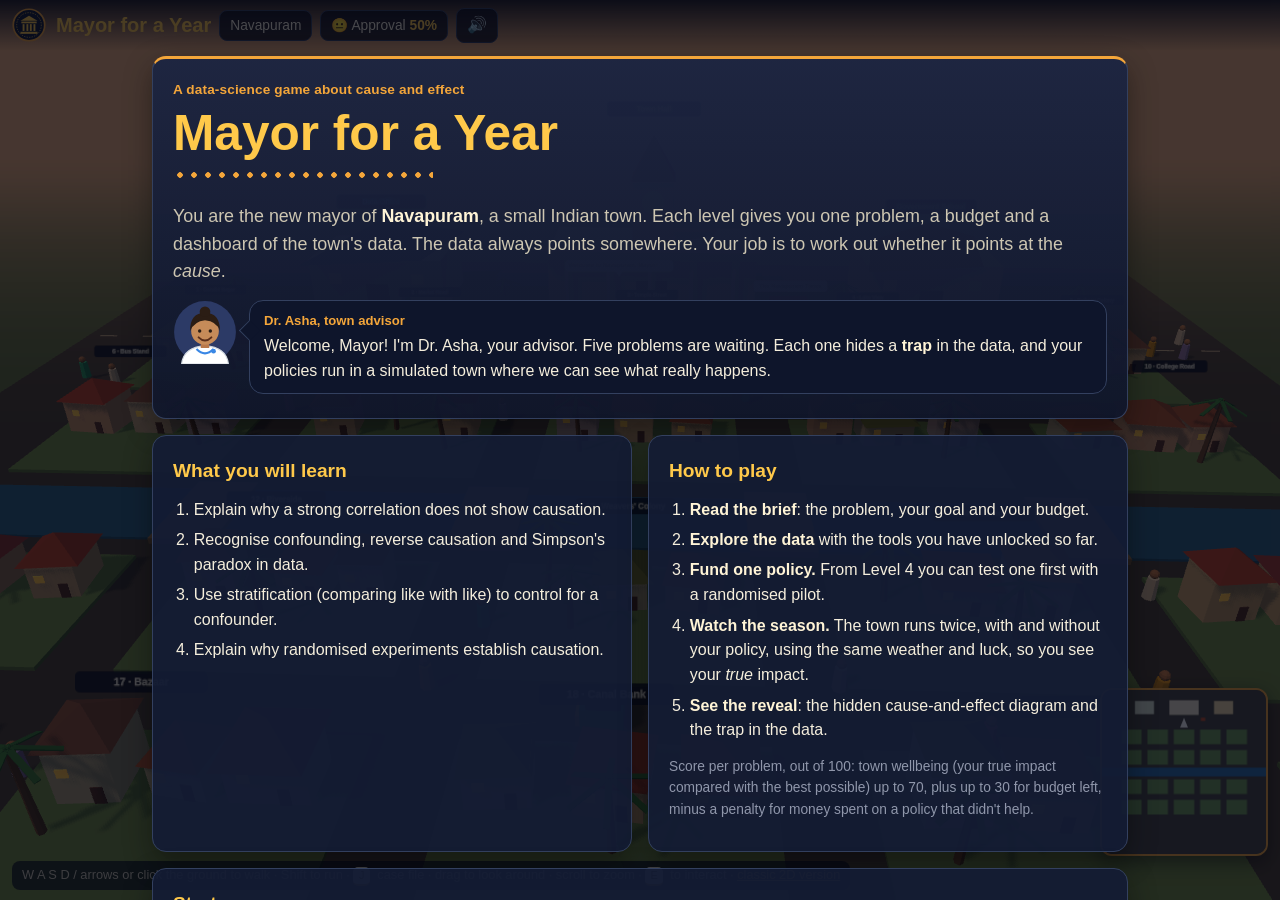
<file: part-b-mayor-game/index.html>
<!doctype html>
<html lang="en">
<head>
  <meta charset="utf-8">
  <meta name="viewport" content="width=device-width, initial-scale=1">
  <title>Mayor for a Year</title>
  <meta name="description" content="Walk around Navapuram as its mayor, read the town's data, and find out what really causes what.">
  <link rel="stylesheet" href="css/style.css">
  <link rel="stylesheet" href="css/theme.css">
  <link rel="stylesheet" href="css/game3d.css">
</head>
<body class="mode3d">
  <!-- the 3D town -->
  <div id="stage" aria-label="3D town of Navapuram. Walk with W A S D or arrow keys, or click the ground."></div>

  <!-- heads-up display -->
  <header class="hud">
    <div class="hud-left">
      <a href="#" id="home" class="brand">
        <svg class="seal" viewBox="0 0 40 40" aria-hidden="true">
          <circle cx="20" cy="20" r="18.5" fill="#141c33" stroke="#f4a63a" stroke-width="2"/>
          <circle cx="20" cy="20" r="14.5" fill="none" stroke="#ffc94a" stroke-width="0.8" stroke-dasharray="1.5 1.5"/>
          <polygon points="20,9 30,15 10,15" fill="#ffc94a"/>
          <rect x="11" y="16" width="18" height="2" fill="#ffc94a"/>
          <rect x="12.5" y="19" width="2.2" height="8" fill="#ffc94a"/><rect x="17" y="19" width="2.2" height="8" fill="#ffc94a"/>
          <rect x="21" y="19" width="2.2" height="8" fill="#ffc94a"/><rect x="25.3" y="19" width="2.2" height="8" fill="#ffc94a"/>
          <rect x="10" y="28" width="20" height="2.4" fill="#ffc94a"/>
        </svg>
        Mayor for a Year
      </a>
      <span id="hud-level" class="hud-chip"></span>
      <span id="hud-week" class="hud-chip"></span>
      <span id="hud-money" class="hud-chip money"></span>
      <span id="hud-approval" class="hud-chip"></span>
      <button id="mute" class="hud-chip mute" type="button" aria-label="Sound on">🔊</button>
    </div>
    <div id="topbar-info" class="topbar-info"></div>
  </header>
  <div id="hud-objective" class="objective"></div>
  <canvas id="minimap" width="168" height="168" aria-label="Map of Navapuram"></canvas>
  <button id="prompt" class="prompt" type="button"></button>
  <div class="controls-hint">W A S D / arrows or click the ground to walk · Shift to run · <kbd>J</kbd> case file · drag to look around · scroll to zoom · <kbd>E</kbd> to interact · <a href="classic.html">classic 2D version</a></div>
  <aside id="season" class="season card"></aside>
  <button id="casebtn" class="casebtn" type="button" style="display:none"></button>
  <aside id="casefile" class="casefile card"></aside>
  <div id="toasts" class="toasts" aria-live="polite"></div>

  <!-- game screens open as a panel over the town -->
  <div id="overlay" class="overlay">
    <div class="overlay-inner">
      <button id="close3d" class="btn close3d" type="button">✕ Back to town</button>
      <main id="app"><noscript>This game needs JavaScript.</noscript></main>
    </div>
  </div>
  <div id="tip" class="tooltip" role="status"></div>

  <!-- Plain scripts (not ES modules) so the game works when index.html is opened by double-click. -->
  <script src="vendor/three.min.js"></script>
  <script src="js/rng.js"></script>
  <script src="js/stats.js"></script>
  <script src="js/scm/common.js"></script>
  <script src="js/scm/l1_dengue.js"></script>
  <script src="js/scm/l2_clinics.js"></script>
  <script src="js/scm/l3_coaching.js"></script>
  <script src="js/scm/l4_roads.js"></script>
  <script src="js/levels.js"></script>
  <script src="js/charts.js"></script>
  <script src="js/fx.js"></script>
  <script src="js/town.js"></script>
  <script src="js/quiz.js"></script>
  <script src="js/log.js"></script>
  <script src="js/ui.js"></script>
  <script src="js/sfx.js"></script>
  <script src="js/world3d.js"></script>
  <script src="js/game3d.js"></script>
</body>
</html>
</file>
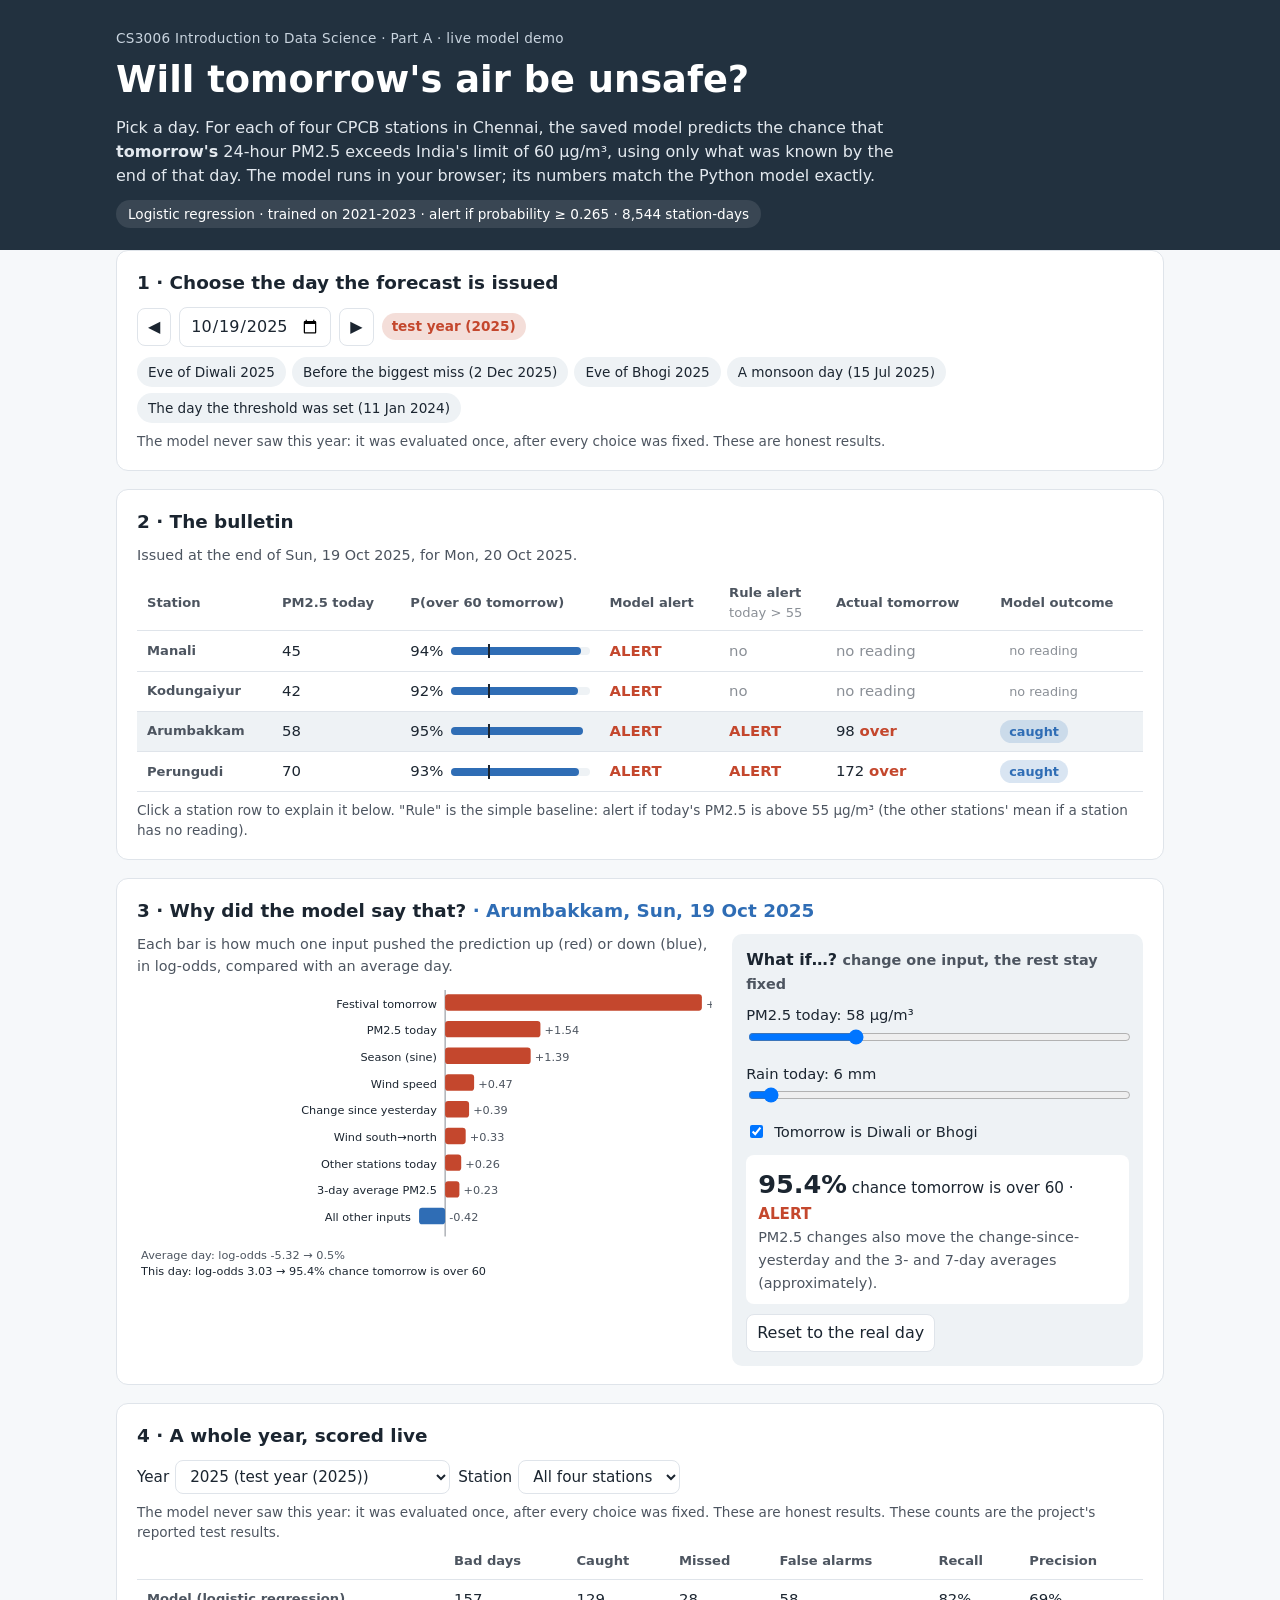
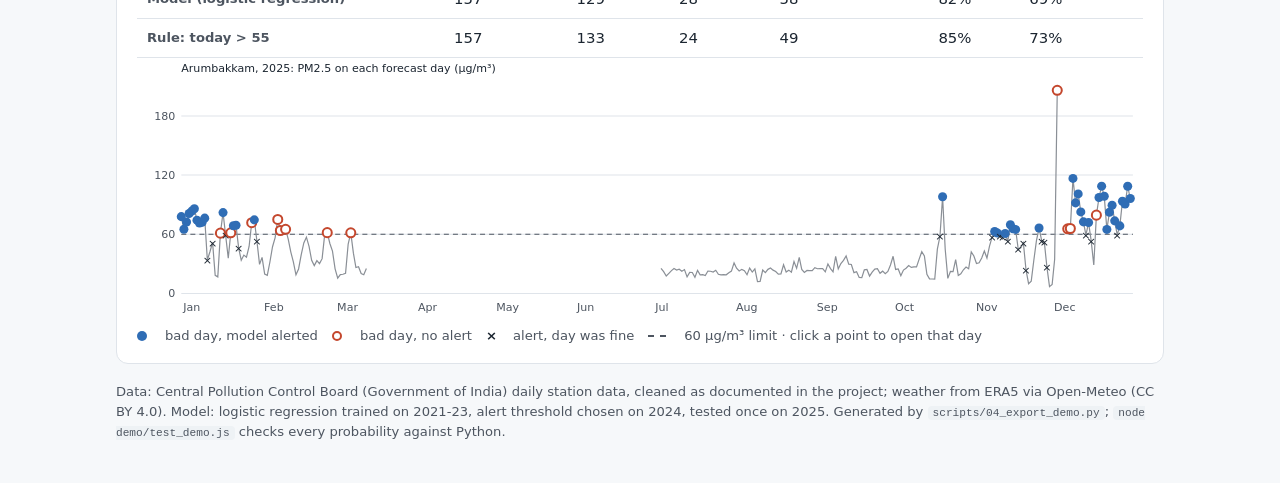
<file: part-a-air-quality/demo/index.html>
<!doctype html>
<html lang="en">
<head>
<meta charset="utf-8">
<meta name="viewport" content="width=device-width, initial-scale=1">
<title>PM2.5 Alert Demo</title>
<meta name="description" content="Interactive demo of the next-day PM2.5 exceedance model for four CPCB stations in Chennai (CS3006 project).">
<link rel="stylesheet" href="style.css">
</head>
<body>
<header class="top">
  <div class="wrap">
    <p class="eyebrow">CS3006 Introduction to Data Science · Part A · live model demo</p>
    <h1>Will tomorrow's air be unsafe?</h1>
    <p class="lede">Pick a day. For each of four CPCB stations in Chennai, the saved model predicts the chance that
      <strong>tomorrow's</strong> 24-hour PM2.5 exceeds India's limit of 60 µg/m³, using only what was known by the
      end of that day. The model runs in your browser; its numbers match the Python model exactly.</p>
    <p class="badge" id="modelBadge"></p>
  </div>
</header>

<main class="wrap">
  <section class="card" aria-labelledby="pickTitle">
    <h2 id="pickTitle">1 · Choose the day the forecast is issued</h2>
    <div class="controls">
      <button type="button" id="prevDay" aria-label="Previous day">◀</button>
      <input type="date" id="dateInput" aria-label="Forecast issued at the end of this day">
      <button type="button" id="nextDay" aria-label="Next day">▶</button>
      <span class="split" id="splitTag"></span>
    </div>
    <div class="presets" id="presets" aria-label="Interesting days"></div>
    <p class="note" id="splitNote"></p>
  </section>

  <section class="card" aria-labelledby="bulletinTitle">
    <h2 id="bulletinTitle">2 · The bulletin</h2>
    <p class="sub" id="bulletinSub"></p>
    <div class="tablewrap">
      <table id="bulletin">
        <thead><tr>
          <th scope="col">Station</th><th scope="col">PM2.5 today</th><th scope="col">P(over 60 tomorrow)</th>
          <th scope="col">Model alert</th><th scope="col">Rule alert<br><span class="th-sub">today &gt; 55</span></th>
          <th scope="col">Actual tomorrow</th><th scope="col">Model outcome</th>
        </tr></thead>
        <tbody></tbody>
      </table>
    </div>
    <p class="note">Click a station row to explain it below. "Rule" is the simple baseline: alert if today's PM2.5
      is above 55 µg/m³ (the other stations' mean if a station has no reading).</p>
  </section>

  <section class="card" aria-labelledby="whyTitle">
    <h2 id="whyTitle">3 · Why did the model say that? <span class="station-name" id="whyStation"></span></h2>
    <div class="two">
      <div>
        <p class="sub">Each bar is how much one input pushed the prediction up (red) or down (blue), in log-odds,
          compared with an average day.</p>
        <div id="whyChart" class="chart" role="img" aria-label="Feature contributions"></div>
      </div>
      <div class="whatif">
        <h3>What if…? <span class="sub">change one input, the rest stay fixed</span></h3>
        <label>PM2.5 today: <output id="pmOut"></output> µg/m³
          <input type="range" id="pmSlider" min="5" max="200" step="1"></label>
        <label>Rain today: <output id="rainOut"></output> mm
          <input type="range" id="rainSlider" min="0" max="150" step="1"></label>
        <label class="check"><input type="checkbox" id="festBox"> Tomorrow is Diwali or Bhogi</label>
        <div class="result" id="whatIfResult"></div>
        <button type="button" id="resetWhatIf">Reset to the real day</button>
      </div>
    </div>
  </section>

  <section class="card" aria-labelledby="seasonTitle">
    <h2 id="seasonTitle">4 · A whole year, scored live</h2>
    <div class="controls">
      <label>Year <select id="yearSel"></select></label>
      <label>Station <select id="stationSel"></select></label>
    </div>
    <p class="note" id="yearNote"></p>
    <div class="tablewrap"><table id="seasonTable"><thead><tr>
      <th scope="col"></th><th scope="col">Bad days</th><th scope="col">Caught</th><th scope="col">Missed</th>
      <th scope="col">False alarms</th><th scope="col">Recall</th><th scope="col">Precision</th>
    </tr></thead><tbody></tbody></table></div>
    <div id="seasonChart" class="chart wide" role="img" aria-label="Year timeline"></div>
    <p class="legend"><span class="dot caught"></span>bad day, model alerted
      <span class="dot missed"></span>bad day, no alert <span class="cross">×</span>alert, day was fine
      <span class="dash"></span>60 µg/m³ limit · click a point to open that day</p>
  </section>
</main>

<footer class="wrap foot">
  <p>Data: Central Pollution Control Board (Government of India) daily station data, cleaned as documented in the
    project; weather from ERA5 via Open-Meteo (CC BY 4.0). Model: logistic regression trained on 2021-23, alert
    threshold chosen on 2024, tested once on 2025. Generated by <code>scripts/04_export_demo.py</code>;
    <code>node demo/test_demo.js</code> checks every probability against Python.</p>
</footer>

<script src="data.js"></script>
<script src="model.js"></script>
<script src="app.js"></script>
</body>
</html>
</file>
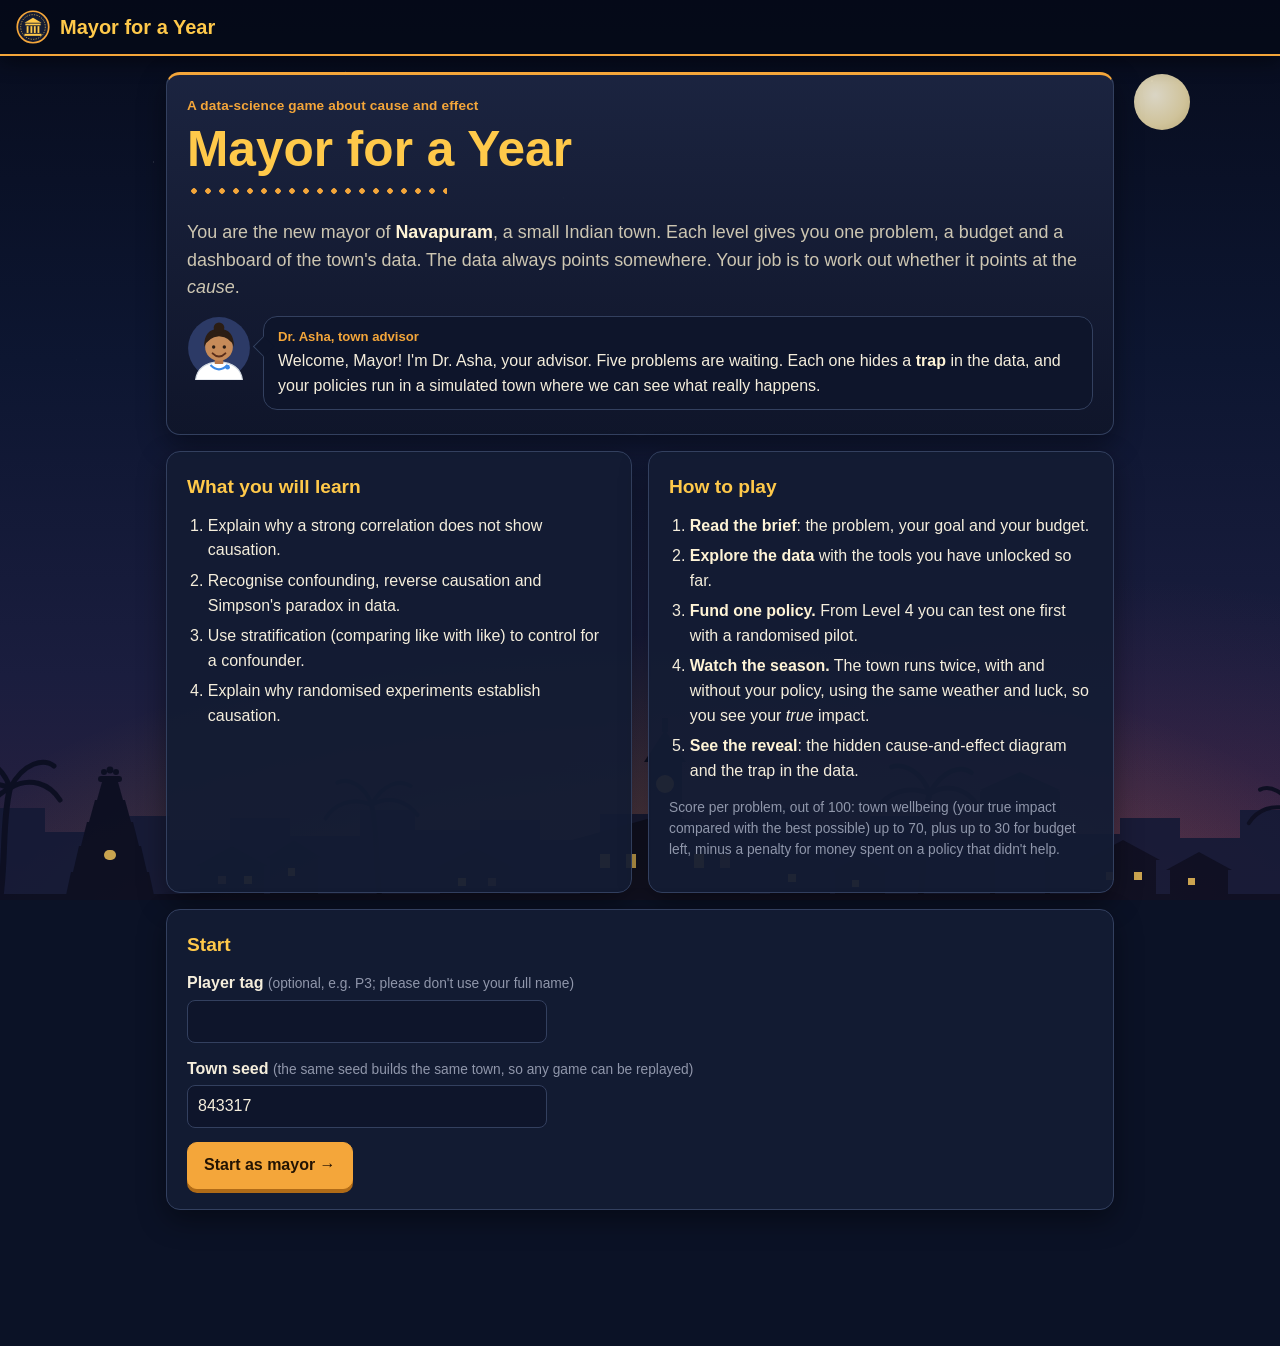
<file: part-b-mayor-game/classic.html>
<!doctype html>
<html lang="en">
<head>
  <meta charset="utf-8">
  <meta name="viewport" content="width=device-width, initial-scale=1">
  <title>Mayor for a Year (classic)</title>
  <meta name="description" content="A game about correlation and causation: run a town, read its data, and find out what really causes what.">
  <link rel="stylesheet" href="css/style.css">
  <link rel="stylesheet" href="css/theme.css">
</head>
<body>
  <!-- Navapuram at dusk: decorative sky, moon and skyline behind the game -->
  <div class="moon" aria-hidden="true"></div>
  <div class="skyline" aria-hidden="true">
    <svg viewBox="0 0 1600 210" preserveAspectRatio="xMidYMax slice">
      <path class="far" d="M0 210 V150 H50 V132 H95 V150 H150 V118 H205 V142 H270 V126 H330 V150 H390 V128 H450 V146 H520 V120 H575 V140 H640 V130 H700 V150 H760 V124 H830 V146 H900 V118 H960 V138 H1030 V126 H1090 V150 H1150 V122 H1215 V144 H1280 V128 H1340 V148 H1400 V120 H1460 V140 H1530 V130 H1600 V210 Z"/>
      <g class="near">
        <!-- houses -->
        <rect x="0" y="172" width="70" height="38"/><polygon points="-4,172 35,150 74,172"/>
        <rect x="80" y="180" width="55" height="30"/><polygon points="76,180 107,162 139,180"/>
        <rect x="360" y="176" width="64" height="34"/><polygon points="356,176 392,156 428,176"/>
        <rect x="430" y="168" width="48" height="42"/><polygon points="426,168 454,150 482,168"/>
        <rect x="600" y="178" width="70" height="32"/><polygon points="596,178 635,158 674,178"/>
        <rect x="930" y="174" width="60" height="36"/><polygon points="926,174 960,154 994,174"/>
        <rect x="995" y="182" width="50" height="28"/><polygon points="991,182 1020,166 1049,182"/>
        <rect x="1250" y="170" width="66" height="40"/><polygon points="1246,170 1283,150 1320,170"/>
        <rect x="1330" y="180" width="58" height="30"/><polygon points="1326,180 1359,162 1392,180"/>
        <rect x="1520" y="174" width="80" height="36"/><polygon points="1516,174 1560,152 1604,174"/>
        <!-- temple tower (gopuram) -->
        <polygon points="225,210 315,210 309,182 231,182"/>
        <polygon points="233,182 307,182 301,156 239,156"/>
        <polygon points="241,156 299,156 293,132 247,132"/>
        <polygon points="249,132 291,132 285,110 255,110"/>
        <polygon points="257,110 283,110 278,92 262,92"/>
        <rect x="258" y="86" width="24" height="6" rx="3"/>
        <circle cx="264" cy="82" r="3"/><circle cx="270" cy="80" r="3.4"/><circle cx="276" cy="82" r="3"/>
        <!-- town hall with clock tower -->
        <rect x="740" y="150" width="170" height="60"/>
        <polygon points="732,150 825,124 918,150"/>
        <rect x="808" y="72" width="34" height="56"/>
        <polygon points="804,72 825,40 846,72"/>
        <rect x="822" y="28" width="6" height="14"/>
        <!-- overhead water tank -->
        <rect x="1150" y="132" width="5" height="78"/><rect x="1205" y="132" width="5" height="78"/>
        <path d="M1150 170 L1210 150 M1210 170 L1150 150" stroke="#0a0e20" stroke-width="3"/>
        <rect x="1140" y="100" width="80" height="34" rx="4"/>
        <polygon points="1140,100 1180,82 1220,100"/>
        <!-- coconut palms -->
        <g transform="translate(160 210)"><path d="M0 0 C 6 -40, 2 -80, 10 -112" stroke="#0a0e20" stroke-width="6" fill="none"/>
          <path d="M10 -112 C -14 -122, -34 -112, -46 -96 M10 -112 C 30 -124, 50 -116, 60 -100 M10 -112 C 2 -136, -18 -144, -30 -140 M10 -112 C 24 -138, 44 -142, 54 -134 M10 -112 C -6 -104, -16 -90, -20 -78" stroke="#0a0e20" stroke-width="5" fill="none" stroke-linecap="round"/></g>
        <g transform="translate(540 210) scale(0.85)"><path d="M0 0 C -6 -40, -2 -80, -10 -112" stroke="#0a0e20" stroke-width="6" fill="none"/>
          <path d="M-10 -112 C -34 -122, -54 -112, -64 -96 M-10 -112 C 12 -124, 32 -116, 44 -100 M-10 -112 C -18 -136, -38 -144, -50 -138 M-10 -112 C 4 -138, 24 -142, 36 -134" stroke="#0a0e20" stroke-width="5" fill="none" stroke-linecap="round"/></g>
        <g transform="translate(1080 210) scale(0.95)"><path d="M0 0 C 6 -40, 2 -80, 10 -112" stroke="#0a0e20" stroke-width="6" fill="none"/>
          <path d="M10 -112 C -14 -122, -34 -112, -46 -96 M10 -112 C 30 -124, 50 -116, 60 -100 M10 -112 C 2 -136, -18 -144, -30 -140 M10 -112 C 24 -138, 44 -142, 54 -134" stroke="#0a0e20" stroke-width="5" fill="none" stroke-linecap="round"/></g>
        <g transform="translate(1460 210) scale(0.8)"><path d="M0 0 C -6 -40, -2 -80, -10 -112" stroke="#0a0e20" stroke-width="6" fill="none"/>
          <path d="M-10 -112 C -34 -122, -54 -112, -64 -96 M-10 -112 C 12 -124, 32 -116, 44 -100 M-10 -112 C -18 -136, -38 -144, -50 -138 M-10 -112 C 4 -138, 24 -142, 36 -134" stroke="#0a0e20" stroke-width="5" fill="none" stroke-linecap="round"/></g>
        <!-- ground -->
        <rect x="0" y="204" width="1600" height="6"/>
      </g>
      <g>
        <!-- lit windows and the town-hall clock -->
        <rect class="lit" x="14" y="182" width="8" height="8"/><rect class="lit" x="46" y="182" width="8" height="8"/>
        <rect class="lit" x="100" y="188" width="7" height="7"/><rect class="lit" x="378" y="186" width="8" height="8"/>
        <rect class="lit" x="404" y="186" width="8" height="8"/><rect class="lit" x="448" y="178" width="7" height="8"/>
        <rect class="lit" x="618" y="188" width="8" height="8"/><rect class="lit" x="648" y="188" width="8" height="8"/>
        <rect class="lit" x="760" y="164" width="10" height="14"/><rect class="lit" x="786" y="164" width="10" height="14"/>
        <rect class="lit" x="854" y="164" width="10" height="14"/><rect class="lit" x="880" y="164" width="10" height="14"/>
        <circle class="lit" cx="825" cy="94" r="9"/>
        <rect class="lit" x="948" y="184" width="8" height="8"/><rect class="lit" x="1012" y="190" width="7" height="7"/>
        <rect class="lit" x="1266" y="182" width="8" height="8"/><rect class="lit" x="1294" y="182" width="8" height="8"/>
        <rect class="lit" x="1348" y="188" width="7" height="7"/><rect class="lit" x="1540" y="184" width="8" height="8"/>
        <rect class="lit" x="1572" y="184" width="8" height="8"/><rect class="lit" x="264" y="160" width="12" height="10" rx="5"/>
      </g>
    </svg>
  </div>

  <header class="topbar">
    <a href="#" id="home" class="brand">
      <svg class="seal" viewBox="0 0 40 40" aria-hidden="true">
        <circle cx="20" cy="20" r="18.5" fill="#141c33" stroke="#f4a63a" stroke-width="2"/>
        <circle cx="20" cy="20" r="14.5" fill="none" stroke="#ffc94a" stroke-width="0.8" stroke-dasharray="1.5 1.5"/>
        <polygon points="20,9 30,15 10,15" fill="#ffc94a"/>
        <rect x="11" y="16" width="18" height="2" fill="#ffc94a"/>
        <rect x="12.5" y="19" width="2.2" height="8" fill="#ffc94a"/><rect x="17" y="19" width="2.2" height="8" fill="#ffc94a"/>
        <rect x="21" y="19" width="2.2" height="8" fill="#ffc94a"/><rect x="25.3" y="19" width="2.2" height="8" fill="#ffc94a"/>
        <rect x="10" y="28" width="20" height="2.4" fill="#ffc94a"/>
      </svg>
      Mayor for a Year
    </a>
    <div id="topbar-info" class="topbar-info"></div>
  </header>
  <main id="app"><noscript>This game needs JavaScript.</noscript></main>
  <div id="tip" class="tooltip" role="status"></div>

  <!-- Plain scripts (not ES modules) so the game works when index.html is opened by double-click. -->
  <script src="js/rng.js"></script>
  <script src="js/stats.js"></script>
  <script src="js/scm/common.js"></script>
  <script src="js/scm/l1_dengue.js"></script>
  <script src="js/scm/l2_clinics.js"></script>
  <script src="js/scm/l3_coaching.js"></script>
  <script src="js/scm/l4_roads.js"></script>
  <script src="js/levels.js"></script>
  <script src="js/charts.js"></script>
  <script src="js/fx.js"></script>
  <script src="js/town.js"></script>
  <script src="js/quiz.js"></script>
  <script src="js/log.js"></script>
  <script src="js/ui.js"></script>
  <script src="js/main.js"></script>
</body>
</html>
</file>
<file: part-b-mayor-game/css/style.css>
/* Mayor for a Year - styles. Colour tokens first; dark mode re-defines them. */
:root {
  color-scheme: light;
  --bg: #f4f3ef;
  --surface: #fcfcfb;
  --surface-2: #f0efec;
  --border: #dddbd4;
  --text: #0b0b0b;
  --text-2: #52514e;
  --muted: #6b6a66;
  --accent: #2a78d6;
  --accent-ink: #ffffff;
  /* Chart series slots: a colour-blind-checked categorical palette, used in fixed order. */
  --s1: #2a78d6; --s2: #eb6834; --s3: #1baf7a; --s4: #eda100; --s5: #e87ba4; --s6: #008300; --s7: #6250d6;
  --good: #0ca30c; --good-ink: #006300; --bad: #d03b3b; --warn-bg: #fff4dc;
  --grid: #e6e4de;
  --radius: 12px;
}
@media (prefers-color-scheme: dark) {
  :root:not([data-theme="light"]) {
    color-scheme: dark;
    --bg: #121211; --surface: #1a1a19; --surface-2: #242422; --border: #383835;
    --text: #f0efec; --text-2: #c3c2b7; --muted: #9a998f;
    --accent: #3987e5; --accent-ink: #ffffff;
    --s1: #3987e5; --s2: #d95926; --s3: #199e70; --s4: #c98500; --s5: #d55181; --s6: #0ca30c; --s7: #9085e9;
    --good: #0ca30c; --good-ink: #5fd35f; --bad: #e66767; --warn-bg: #3a2f14;
    --grid: #2c2c2a;
  }
}
:root[data-theme="dark"] {
  color-scheme: dark;
  --bg: #121211; --surface: #1a1a19; --surface-2: #242422; --border: #383835;
  --text: #f0efec; --text-2: #c3c2b7; --muted: #9a998f;
  --accent: #3987e5; --accent-ink: #ffffff;
  --s1: #3987e5; --s2: #d95926; --s3: #199e70; --s4: #c98500; --s5: #d55181; --s6: #0ca30c; --s7: #9085e9;
  --good: #0ca30c; --good-ink: #5fd35f; --bad: #e66767; --warn-bg: #3a2f14;
  --grid: #2c2c2a;
}

* { box-sizing: border-box; }
html { -webkit-text-size-adjust: 100%; }
body {
  margin: 0; background: var(--bg); color: var(--text);
  font: 16px/1.55 system-ui, -apple-system, "Segoe UI", Roboto, "Noto Sans", sans-serif;
}
h1 { font-size: 1.7rem; line-height: 1.2; margin: 0.1em 0 0.5em; }
h2 { font-size: 1.2rem; margin: 0 0 0.6em; }
h3 { font-size: 1rem; margin: 1.2em 0 0.5em; }
p { margin: 0 0 0.8em; }
ol, ul { padding-left: 1.3em; margin: 0 0 0.8em; }
li { margin-bottom: 0.35em; }
b { font-weight: 650; }

/* ---- layout ---- */
.topbar {
  position: sticky; top: 0; z-index: 10; display: flex; flex-wrap: wrap; gap: 6px 16px;
  align-items: center; justify-content: space-between; padding: 10px 16px;
  background: var(--surface); border-bottom: 1px solid var(--border);
}
.brand { font-weight: 700; color: var(--text); text-decoration: none; }
.topbar-info { display: flex; flex-wrap: wrap; gap: 4px 14px; font-size: 0.9rem; color: var(--text-2); }
main { max-width: 980px; margin: 0 auto; padding: 16px 16px 40px; }
.card {
  background: var(--surface); border: 1px solid var(--border); border-radius: var(--radius);
  padding: 20px; margin-bottom: 16px;
}
.card.slim { padding: 12px 20px; }
.card.hidden, .hidden { display: none; }
.grid2 { display: grid; grid-template-columns: 1fr 1fr; gap: 16px; }
.grid2 > .card { margin-bottom: 0; }
.grid2 { margin-bottom: 16px; }
@media (max-width: 720px) { .grid2 { grid-template-columns: 1fr; } h1 { font-size: 1.4rem; } .card { padding: 16px; } }

.eyebrow { text-transform: uppercase; letter-spacing: 0.06em; font-size: 0.75rem; color: var(--muted); margin: 0 0 4px; font-weight: 600; }
.lead { font-size: 1.08rem; color: var(--text-2); }
.muted { color: var(--muted); }
.small { font-size: 0.86rem; }
.goal-line { margin: 0; }
.hero h1 { font-size: 2.2rem; }

/* ---- controls ---- */
.btn {
  font: inherit; font-weight: 600; padding: 10px 16px; border-radius: 10px; cursor: pointer;
  border: 1px solid var(--border); background: var(--surface-2); color: var(--text); min-height: 44px;
}
.btn:hover { border-color: var(--text-2); }
.btn.primary { background: var(--accent); color: var(--accent-ink); border-color: var(--accent); }
.btn.primary:hover { filter: brightness(1.08); }
.btn:disabled { opacity: 0.45; cursor: not-allowed; }
.btn:focus-visible, .tab:focus-visible, input:focus-visible, select:focus-visible { outline: 3px solid var(--accent); outline-offset: 2px; }
.actions { display: flex; flex-wrap: wrap; gap: 10px; justify-content: flex-end; margin: 8px 0 16px; }
.actions.left { justify-content: flex-start; margin-bottom: 0; }
.actions.sticky { position: sticky; bottom: 0; padding: 10px 0; background: linear-gradient(transparent, var(--bg) 35%); }
.form-row { margin-bottom: 14px; }
.form-row label { display: block; font-weight: 600; margin-bottom: 4px; }
.form-row label .muted { font-weight: 400; font-size: 0.86rem; }
input[type=text], input:not([type]), select {
  font: inherit; padding: 8px 10px; border-radius: 8px; border: 1px solid var(--border);
  background: var(--surface); color: var(--text); max-width: 100%; min-height: 40px;
}
.form-row input { width: 100%; max-width: 360px; }
.toolbar { display: flex; flex-wrap: wrap; gap: 10px 18px; align-items: center; margin-bottom: 12px; }
.toolbar label { display: flex; gap: 8px; align-items: center; flex-wrap: wrap; }
.toolbar select { max-width: 260px; }
.radios { flex-direction: column; align-items: flex-start; gap: 6px; }
.checks { border: 0; padding: 0; margin: 0 0 10px; display: flex; flex-wrap: wrap; gap: 6px 16px; }
.checks legend { font-weight: 600; margin-bottom: 4px; padding: 0; }
.check { display: inline-flex; align-items: center; gap: 6px; cursor: pointer; }
.sw { display: inline-block; width: 12px; height: 12px; border-radius: 3px; margin-right: 4px; vertical-align: -1px; }

/* ---- tabs ---- */
.tabs { display: flex; gap: 6px; flex-wrap: wrap; margin-bottom: 8px; }
.tab {
  font: inherit; font-weight: 600; padding: 9px 14px; border-radius: 10px; cursor: pointer; min-height: 42px;
  border: 1px solid var(--border); background: var(--surface); color: var(--text-2);
}
.tab.active { background: var(--text); color: var(--surface); border-color: var(--text); }

/* ---- tables ---- */
.table-wrap { overflow: auto; max-height: 460px; border: 1px solid var(--border); border-radius: 8px; }
table { border-collapse: collapse; width: 100%; font-size: 0.9rem; }
th, td { padding: 6px 10px; text-align: left; border-bottom: 1px solid var(--grid); }
th { position: sticky; top: 0; background: var(--surface-2); font-weight: 600; vertical-align: bottom; }
td.num, th.num { text-align: right; font-variant-numeric: tabular-nums; }
.data td { font-variant-numeric: tabular-nums; }
.data.compact { font-size: 0.92rem; }
.unit { font-weight: 400; color: var(--muted); font-size: 0.8rem; }
tr.mine td { background: color-mix(in srgb, var(--accent) 12%, transparent); }
.rtable { max-width: 560px; }
.rtable .bar-cell { width: 45%; }
.rbar { display: block; height: 10px; border-radius: 0 4px 4px 0; background: var(--s1); }
.rbar.neg { background: var(--s2); }
.breakdown { max-width: 620px; margin-bottom: 12px; }

/* ---- charts ---- */
.chart { width: 100%; height: auto; display: block; overflow: visible; }
.chart text { fill: var(--text-2); font-size: 12px; }
.chart .axis-title { fill: var(--text-2); font-size: 12.5px; font-weight: 600; }
.chart .grid { stroke: var(--grid); stroke-width: 1; }
.chart .baseline { stroke: var(--text-2); stroke-width: 1; }
.chart .line { stroke-width: 2.2; stroke-linejoin: round; stroke-linecap: round; }
.chart .direct-label { font-size: 12px; font-weight: 600; fill: var(--text); }
.chart .crosshair { stroke: var(--muted); stroke-width: 1; stroke-dasharray: 3 3; }
.chart .hover-dot { stroke: var(--surface); stroke-width: 2; }
.chart .dot { fill-opacity: 0.55; stroke: var(--surface); stroke-width: 0.6; }
.chart .fit-line { stroke: var(--text); stroke-width: 1.5; stroke-dasharray: 5 4; }
.chart .hover-ring { fill: none; stroke: var(--text); stroke-width: 2; }
.r-big { font-size: 1.5rem; margin: 4px 0 6px; }
.tooltip {
  position: fixed; display: none; z-index: 50; pointer-events: none; max-width: 280px;
  background: var(--surface); color: var(--text); border: 1px solid var(--border); border-radius: 8px;
  padding: 8px 10px; font-size: 0.85rem; box-shadow: 0 4px 16px rgba(0,0,0,0.15);
}

/* ---- causal diagram ---- */
.dag .node rect { fill: var(--surface-2); stroke: var(--border); stroke-width: 1.5; }
.dag .node text { fill: var(--text); font-size: 13px; font-weight: 600; }
.dag .node.common rect { stroke-dasharray: 4 3; fill: var(--surface); }
.dag .node.cause rect { fill: color-mix(in srgb, var(--s1) 22%, var(--surface)); stroke: var(--s1); stroke-width: 2.5; }
.dag .node.decoy rect { fill: color-mix(in srgb, var(--s2) 18%, var(--surface)); stroke: var(--s2); stroke-width: 2; }
.dag .node.outcome rect { fill: var(--text); stroke: var(--text); }
.dag .node.outcome text { fill: var(--surface); }
.dag .edge { stroke: var(--text-2); stroke-width: 2; }
.dag .edge.strong { stroke: var(--s1); stroke-width: 3.5; }
.dag .edge.spurious { stroke: var(--s2); stroke-width: 2; stroke-dasharray: 2 6 !important; stroke-linecap: round; }
.dag .arrowhead { fill: var(--text-2); }
.dag .arrowhead.strong { fill: var(--s1); }
.dag .edge-label { font-size: 11.5px; fill: var(--text-2); font-style: italic; }
.dag .edge-label.spurious { fill: var(--text); font-weight: 600; font-style: normal; }
.dag-legend { list-style: none; padding: 0; display: flex; flex-wrap: wrap; gap: 6px 18px; margin: 8px 0 0; color: var(--text-2); }
.dag-legend li { display: flex; align-items: center; gap: 6px; margin: 0; }
.lg-arrow, .lg-dash { display: inline-block; width: 26px; height: 0; border-top: 2.5px solid var(--text-2); }
.lg-dash { border-top: 2.5px dotted var(--s2); }
.lg-node { display: inline-block; width: 16px; height: 12px; border-radius: 3px; border: 2px solid var(--border); }
.lg-node.cause { border-color: var(--s1); background: color-mix(in srgb, var(--s1) 22%, var(--surface)); }
.lg-node.decoy { border-color: var(--s2); background: color-mix(in srgb, var(--s2) 18%, var(--surface)); }
.lg-node.common { border-style: dashed; }

/* ---- policies ---- */
.policies { display: grid; grid-template-columns: 1fr 1fr; gap: 12px; margin-bottom: 8px; }
@media (max-width: 720px) { .policies { grid-template-columns: 1fr; } }
.policy { display: flex; flex-direction: column; gap: 6px; cursor: pointer; margin: 0; position: relative; padding-left: 44px; }
.policy input { position: absolute; left: 16px; top: 23px; width: 18px; height: 18px; accent-color: var(--accent); }
.policy.selected { border-color: var(--accent); box-shadow: 0 0 0 2px var(--accent); }
.p-head { display: flex; justify-content: space-between; gap: 10px; flex-wrap: wrap; }
.cost { font-weight: 700; color: var(--text-2); white-space: nowrap; }

/* ---- results ---- */
.stats { display: flex; flex-wrap: wrap; gap: 12px; margin: 6px 0 16px; }
.stat { flex: 1 1 150px; background: var(--surface-2); border-radius: 10px; padding: 12px 14px; display: flex; flex-direction: column; }
.stat-num { font-size: 1.7rem; font-weight: 700; font-variant-numeric: tabular-nums; }
.stat-lbl { color: var(--text-2); font-size: 0.88rem; }
.counter { font-variant-numeric: tabular-nums; min-height: 1.5em; }
.callout { background: var(--surface-2); border-left: 4px solid var(--accent); padding: 10px 14px; border-radius: 6px; }
.callout.warn { background: var(--warn-bg); border-left-color: var(--s4); }
.chip { display: inline-block; font-size: 0.75rem; font-weight: 700; padding: 2px 8px; border-radius: 999px; background: var(--accent); color: var(--accent-ink); vertical-align: 1px; }
.chip.big { font-size: 0.95rem; padding: 4px 12px; }
.tag { display: inline-block; font-size: 0.85rem; font-weight: 600; padding: 2px 8px; border-radius: 6px; background: var(--surface-2); }
.tag.good { color: var(--good-ink); }
.tag.bad { color: var(--bad); }
.concept { font-size: 1.02rem; }

/* ---- phones: SVGs scale down with the screen, so enlarge chart text, and let the
   causal diagram scroll sideways inside its own box instead of shrinking ---- */
@media (max-width: 600px) {
  .chart text, .chart .axis-title { font-size: 19px; }
  .chart .direct-label { font-size: 17px; }
  #dag { overflow-x: auto; -webkit-overflow-scrolling: touch; }
  #dag .chart.dag { min-width: 600px; }
  .dag .node text { font-size: 13px; }
  .dag .edge-label { font-size: 11.5px; }
  .chart.dag text { font-size: 13px; }
  .hero h1 { font-size: 1.8rem; }
}

/* =================== game feel =================== */
/* Screen entrance: each block rises in, one after another. */
@keyframes rise { from { opacity: 0; transform: translateY(14px); } to { opacity: 1; transform: none; } }
#app.enter > * { animation: rise 0.45s ease both; }
#app.enter > *:nth-child(2) { animation-delay: 0.07s; }
#app.enter > *:nth-child(3) { animation-delay: 0.14s; }
#app.enter > *:nth-child(4) { animation-delay: 0.21s; }
#app.enter > *:nth-child(5) { animation-delay: 0.28s; }
.btn { transition: transform 0.12s ease, box-shadow 0.12s ease, filter 0.12s ease; }
.btn:active { transform: scale(0.97); }
.btn.primary:hover { box-shadow: 0 4px 14px color-mix(in srgb, var(--accent) 40%, transparent); transform: translateY(-1px); }
.small-btn { min-height: 36px; padding: 6px 12px; font-size: 0.9rem; }
.policy { transition: transform 0.15s ease, box-shadow 0.15s ease, border-color 0.15s ease; }
.policy:hover { transform: translateY(-2px); box-shadow: 0 6px 18px rgba(0,0,0,0.12); }

/* Level path */
.path { list-style: none; display: flex; padding: 8px 0 4px; margin: 0 0 10px; gap: 0; overflow-x: auto; overflow-y: hidden; }
.path .step { flex: 1 1 0; min-width: 76px; display: flex; flex-direction: column; align-items: center; text-align: center; position: relative; margin: 0; font-size: 0.78rem; color: var(--muted); }
.path .step::before { content: ''; position: absolute; top: 17px; left: -50%; width: 100%; height: 3px; background: var(--border); z-index: 0; }
.path .step:first-child::before { display: none; }
.path .step.done::before, .path .step.current::before { background: var(--accent); }
.path .dot { position: relative; z-index: 1; width: 36px; height: 36px; border-radius: 50%; display: grid; place-items: center; font-weight: 700;
  background: var(--surface); border: 3px solid var(--border); color: var(--text-2); font-size: 0.85rem; }
.path .done .dot { background: var(--accent); border-color: var(--accent); color: var(--accent-ink); }
.path .current .dot { border-color: var(--accent); color: var(--accent); animation: pulse 1.6s ease-in-out infinite; }
.path .current .step-name { color: var(--text); font-weight: 700; }
.path .step-name { margin-top: 4px; line-height: 1.2; }
.path-stars { color: var(--s4); letter-spacing: 1px; }
@keyframes pulse { 0%, 100% { box-shadow: 0 0 0 0 color-mix(in srgb, var(--accent) 45%, transparent); } 50% { box-shadow: 0 0 0 8px transparent; } }

/* Newspaper */
.paper-card { display: flex; align-items: center; justify-content: center; background: var(--surface-2); }
.paper {
  margin: 4px auto 14px; max-width: 460px; background: #f7f3e8; color: #1d1b16; padding: 14px 18px 16px;
  border-radius: 4px; box-shadow: 0 6px 20px rgba(0,0,0,0.18); transform: rotate(-1.2deg);
  font-family: Georgia, "Times New Roman", serif; animation: paperDrop 0.7s cubic-bezier(.2,1.4,.4,1) both 0.15s;
}
.paper-mast { font-weight: 700; font-size: 1.15rem; text-align: center; border-bottom: 3px double #1d1b16; padding-bottom: 4px; letter-spacing: 0.02em; }
.paper-edition { font-size: 0.72rem; text-transform: uppercase; letter-spacing: 0.08em; text-align: center; margin: 4px 0 8px; color: #5a5446; }
.paper-head { font-size: 1.35rem; font-weight: 700; line-height: 1.2; margin-bottom: 6px; }
.paper-sub { font-size: 0.92rem; color: #3b372d; font-style: italic; }
@keyframes paperDrop { from { opacity: 0; transform: translateY(-30px) rotate(-8deg) scale(0.9); } to { opacity: 1; transform: rotate(-1.2deg); } }

/* Town map */
.maps { display: grid; grid-template-columns: 1fr 1fr; gap: 14px; }
@media (max-width: 720px) { .maps { grid-template-columns: 1fr; } }
.townmap .tile rect { transition: fill 0.25s ease; stroke: var(--surface); stroke-width: 1; cursor: default; }
.townmap .tile text { transition: fill 0.25s ease; pointer-events: none; }
.townmap .tile-name { font-size: 10.5px; font-weight: 600; }
.townmap .tile-val { font-size: 17px; font-weight: 700; font-variant-numeric: tabular-nums; }
.townmap .map-title { font-size: 13px; font-weight: 700; fill: var(--text); }
.townmap .map-legend { font-size: 11px; fill: var(--text-2); }
.map-h { margin: 0.6em 0 0.2em; }
.week-label { font-weight: 700; font-variant-numeric: tabular-nums; min-width: 70px; }
input[type=range] { flex: 1 1 200px; accent-color: var(--accent); min-height: 36px; }
.sim-maps { margin-top: 6px; }

/* Results */
.result-head { display: flex; align-items: center; justify-content: space-between; flex-wrap: wrap; gap: 8px; }
.result-head h2 { margin: 0; }
.stars { font-size: 2.1rem; letter-spacing: 4px; line-height: 1; }
.star { color: var(--border); display: inline-block; }
.star.on { color: var(--s4); animation: starPop 0.5s cubic-bezier(.2,1.6,.4,1) both; }
@keyframes starPop { 0% { transform: scale(0) rotate(-40deg); opacity: 0; } 100% { transform: none; opacity: 1; } }
.meter-wrap { margin: 0 0 16px; }
.meter-lbl { display: flex; justify-content: space-between; font-size: 0.88rem; color: var(--text-2); margin-bottom: 4px; flex-wrap: wrap; gap: 4px; }
.meter { height: 14px; background: var(--surface-2); border-radius: 999px; overflow: hidden; border: 1px solid var(--border); }
.meter-fill { height: 100%; width: 0; background: linear-gradient(90deg, var(--s3), var(--s1)); border-radius: 999px; transition: width 1.4s cubic-bezier(.2,.8,.2,1) 0.3s; }
.badges { list-style: none; padding: 0; display: grid; grid-template-columns: 1fr 1fr; gap: 10px; margin: 0 0 12px; }
@media (max-width: 720px) { .badges { grid-template-columns: 1fr; } }
.badge { display: flex; gap: 10px; align-items: flex-start; padding: 10px 12px; border-radius: 10px; border: 1px solid var(--border); background: var(--surface-2); margin: 0; animation: rise 0.4s ease both; }
.badge.got { border-color: var(--s4); background: color-mix(in srgb, var(--s4) 12%, var(--surface)); }
.badge.missed { opacity: 0.6; }
.badge.missed .b-icon { filter: grayscale(1); }
.b-icon { font-size: 1.6rem; line-height: 1; }
.badge.got .b-icon { animation: starPop 0.6s cubic-bezier(.2,1.6,.4,1) both; animation-delay: inherit; }
.confetti { position: fixed; inset: 0; width: 100vw; height: 100vh; pointer-events: none; z-index: 100; }

/* Respect "reduce motion": no entrance, pulse or pop animations. */
@media (prefers-reduced-motion: reduce) {
  *, *::before, *::after { animation: none !important; transition: none !important; }
}

/* =================== living town =================== */
:root {
  --t-grass: #cfe6bf; --t-grass-edge: #b6d6a3; --t-road: #e4dfd2; --t-river: #8cc2ef; --t-bridge: #b9a68a;
  --t-wall: #f6eddc; --t-door: #8a5a44; --t-win: #cde2fb; --t-trunk: #8a5a44; --t-leaf: #5aa05a;
  --t-sign: rgba(255,255,255,0.88); --t-sign-ink: #1d1b16; --t-mosq: #2a1d14; --t-lane: #ffffff;
}
@media (prefers-color-scheme: dark) {
  :root:not([data-theme="light"]) {
    --t-grass: #34552e; --t-grass-edge: #4a7342; --t-road: #2f2e2b; --t-river: #1f4a70; --t-bridge: #6b5c48;
    --t-wall: #d9cfbb; --t-door: #6b4636; --t-win: #9ec5f4; --t-trunk: #6b4636; --t-leaf: #3f8a45;
    --t-sign: rgba(20,20,19,0.8); --t-sign-ink: #f0efec; --t-mosq: #120c08; --t-lane: #6b6a66;
  }
}
:root[data-theme="dark"] {
  --t-grass: #34552e; --t-grass-edge: #4a7342; --t-road: #2f2e2b; --t-river: #1f4a70; --t-bridge: #6b5c48;
  --t-wall: #d9cfbb; --t-door: #6b4636; --t-win: #9ec5f4; --t-trunk: #6b4636; --t-leaf: #3f8a45;
  --t-sign: rgba(20,20,19,0.8); --t-sign-ink: #f0efec; --t-mosq: #120c08; --t-lane: #6b6a66;
}
.town-card { padding-bottom: 14px; }
.town-title { display: flex; justify-content: space-between; align-items: center; gap: 10px; flex-wrap: wrap; margin-bottom: 8px; }
.town-title h2 { margin: 0; }
.town-wrap { overflow-x: auto; -webkit-overflow-scrolling: touch; border-radius: 14px; }
svg.town { width: 100%; height: auto; display: block; }
@media (max-width: 600px) { svg.town:not(.compact) { min-width: 640px; } }
.town .road { fill: var(--t-road); }
.town .lane { stroke: var(--t-lane); stroke-width: 1.5; stroke-dasharray: 10 9; opacity: 0.8; }
.town .river { fill: var(--t-river); }
.town .river-wave { fill: none; stroke: rgba(255,255,255,0.45); stroke-width: 2; animation: flow 3s linear infinite; }
.town .river-label { font-size: 12px; font-style: italic; fill: rgba(255,255,255,0.85); }
.town .bridge { fill: var(--t-bridge); }
.town .ground { fill: var(--t-grass); stroke: var(--t-grass-edge); stroke-width: 2; }
.town .house-wall { fill: var(--t-wall); stroke: rgba(0,0,0,0.15); stroke-width: 0.6; }
.town .house-door { fill: var(--t-door); }
.town .house-win { fill: var(--t-win); }
.town .tree-trunk { fill: var(--t-trunk); }
.town .tree-top { fill: var(--t-leaf); }
.town .sign { fill: var(--t-sign); }
.town .sign-text { font-size: 9.5px; font-weight: 700; fill: var(--t-sign-ink); }
.town .block { cursor: pointer; }
.town .block:hover .ground { stroke: var(--accent); stroke-width: 3; }
.mosq-body { fill: var(--t-mosq); stroke: rgba(255,255,255,0.9); stroke-width: 0.7; }
.mosq-leg { stroke: var(--t-mosq); stroke-width: 0.8; }
.mosq-wing { fill: rgba(255,255,255,0.85); stroke: rgba(0,0,0,0.35); stroke-width: 0.4; animation: flutter 0.09s linear infinite alternate; }
.town .mosq { animation: buzz 1.6s ease-in-out infinite; }
.town .drop { stroke: #b7d3f6; stroke-width: 1.4; stroke-linecap: round; animation: fall 1.1s linear infinite; }
.town .rain, .town .sky-tint, .town .heat-tint { transition: opacity 0.5s ease; pointer-events: none; }
.town .sky-tint { fill: #4b5b6b; }
.town .heat-tint { fill: #eb6834; }
.town .trucks { pointer-events: none; }
@keyframes buzz { 0% { transform: translate(0, 0); } 25% { transform: translate(4px, -3px); } 50% { transform: translate(-1px, -6px); } 75% { transform: translate(-4px, -2px); } 100% { transform: translate(0, 0); } }
@keyframes flutter { from { opacity: 0.95; } to { opacity: 0.35; } }
@keyframes fall { from { transform: translateY(0); } to { transform: translateY(620px); } }
@keyframes flow { from { transform: translateX(0); } to { transform: translateX(-40px); } }
.sim-towns h3 { font-size: 0.95rem; }
@media (max-width: 960px) { .maps.sim-towns { grid-template-columns: 1fr; } }

/* HUD */
.town-hud { display: flex; flex-wrap: wrap; gap: 6px; margin: 0 0 8px; }
.hud-item { display: inline-flex; align-items: center; gap: 4px; padding: 4px 10px; border-radius: 999px; background: var(--surface-2);
  border: 1px solid var(--border); font-size: 0.86rem; font-variant-numeric: tabular-nums; white-space: nowrap; }
.hud-ico { font-size: 1rem; }
.hud-item.mood { font-weight: 600; }
.coin-ico { display: inline-grid; place-items: center; width: 18px; height: 18px; border-radius: 50%; background: #eda100; color: #3a2a00; font-weight: 800; font-size: 0.75rem; }
.town-legend { display: flex; flex-wrap: wrap; gap: 4px 14px; margin-top: 8px; color: var(--text-2); }
.town-legend > span { display: inline-flex; align-items: center; gap: 4px; }
.legend-icon { width: 20px; height: 20px; }
.rain-key { display: inline-block; width: 12px; height: 12px; background: repeating-linear-gradient(110deg, #9ec5f4 0 2px, transparent 2px 5px); }

/* Advisor */
.advisor { display: flex; gap: 12px; align-items: flex-start; margin: 6px 0 4px; }
.avatar { flex: 0 0 64px; width: 64px; height: 64px; }
.avatar-bg { fill: #cde2fb; }
.bubble { position: relative; flex: 1; background: var(--surface-2); border: 1px solid var(--border); border-radius: 14px; padding: 10px 14px;
  animation: bubblePop 0.4s cubic-bezier(.2,1.4,.4,1) both 0.2s; }
.bubble::before { content: ''; position: absolute; left: -8px; top: 22px; width: 14px; height: 14px; background: var(--surface-2);
  border-left: 1px solid var(--border); border-bottom: 1px solid var(--border); transform: rotate(45deg); }
.bubble p:last-child { margin-bottom: 0; }
.bubble .who { font-size: 0.75rem; font-weight: 700; text-transform: uppercase; letter-spacing: 0.05em; color: var(--muted); margin-bottom: 2px; }
@keyframes bubblePop { from { opacity: 0; transform: scale(0.92) translateX(-6px); transform-origin: left center; } to { opacity: 1; transform: none; } }
@media (max-width: 480px) { .avatar { flex-basis: 48px; width: 48px; height: 48px; } }

/* =================== levels 2-5 =================== */
/* outcome icon animations */
.town .bob { animation: bob 1.4s ease-in-out infinite; }
.town .flash { animation: flash 1.2s ease-in-out infinite; }
@keyframes bob { 0%, 100% { transform: translateY(0); } 50% { transform: translateY(-3px); } }
@keyframes flash { 0%, 100% { opacity: 1; transform: scale(1); } 50% { opacity: 0.55; transform: scale(0.85); } }
.town .closed-text { font-size: 8px; font-weight: 800; fill: #ffffff; letter-spacing: 0.04em; }
/* pilot: T / C tags and outlines */
.town .pilot-tag rect { fill: var(--surface); stroke: var(--text-2); stroke-width: 1; }
.town .pilot-tag text { font-size: 11px; font-weight: 800; fill: var(--text); }
.town .block.treated .ground { stroke: var(--s3); stroke-width: 4; }
.town .block.treated .pilot-tag rect { fill: var(--s3); stroke: var(--s3); }
.town .block.treated .pilot-tag text { fill: #ffffff; }
.town .block.control .ground { stroke: var(--muted); stroke-width: 2; stroke-dasharray: 6 4; }

/* reverse-causation arrow in the diagram */
.dag .edge.reverse { stroke: var(--s2); stroke-width: 3; }
.dag .arrowhead.reverse { fill: var(--s2); }
.lg-rev { display: inline-block; width: 26px; height: 0; border-top: 3px solid var(--s2); }

/* policy desk */
.policy.disabled { opacity: 0.5; cursor: not-allowed; }
.bad-ink { color: var(--bad); }
.pilot-card { border-color: var(--s3); }
.pilot-sum { padding: 8px 0 10px; border-bottom: 1px solid var(--grid); }
.pilot-sum:last-child { border-bottom: 0; }
.ci { position: relative; height: 34px; margin: 6px 0 4px; max-width: 520px; }
.ci::before { content: ''; position: absolute; left: 0; right: 0; top: 12px; height: 2px; background: var(--grid); }
.ci-zero { position: absolute; top: 2px; width: 2px; height: 22px; background: var(--text-2); }
.ci-bar { position: absolute; top: 8px; height: 10px; border-radius: 5px; background: color-mix(in srgb, var(--s1) 45%, transparent); }
.ci-dot { position: absolute; top: 6px; width: 14px; height: 14px; margin-left: -7px; border-radius: 50%; background: var(--s1); border: 2px solid var(--surface); }
.ci-l, .ci-r, .ci-0 { position: absolute; top: 22px; font-size: 0.72rem; color: var(--muted); }
.ci-l { left: 0; } .ci-r { right: 0; } .ci-0 { transform: translateX(-50%); }

/* students: class view, bars, splits */
.classview .class-row { fill: var(--surface-2); }
.classview .sdot.att { fill: var(--s1); fill-opacity: 0.8; }
.classview .sdot.no { fill: var(--muted); fill-opacity: 0.35; }
.classview .meanline { stroke-width: 3; }
.classview .meanline.att { stroke: var(--s1); }
.classview .meanline.no { stroke: var(--text-2); stroke-dasharray: 4 3; }
.classview .row-note { font-size: 11px; fill: var(--text-2); }
.classview .att-ink { fill: var(--s1); } .classview .no-ink { fill: var(--muted); }
.hbars { display: flex; flex-direction: column; gap: 6px; margin: 6px 0 8px; max-width: 620px; }
.hbar-row { display: grid; grid-template-columns: 100px 1fr 120px; gap: 8px; align-items: center; font-size: 0.9rem; }
.hbar-track { height: 16px; background: var(--surface-2); border-radius: 0 4px 4px 0; overflow: hidden; }
.hbar { display: block; height: 100%; border-radius: 0 4px 4px 0; transition: width 1s cubic-bezier(.2,.8,.2,1); }
.hbar.att { background: var(--s1); }
.hbar.no { background: var(--muted); opacity: 0.6; }
.hbar.grow { width: 0; }
.hbar-val { font-variant-numeric: tabular-nums; font-weight: 600; }
.split-grid { display: grid; grid-template-columns: repeat(auto-fit, minmax(260px, 1fr)); gap: 12px; }
.split-group { background: var(--surface-2); border-radius: 10px; padding: 10px 12px; }
.split-group h3 { margin-top: 0; }
.split-group .hbar-row { grid-template-columns: 90px 1fr 90px; }
.split-group .hbar-track { background: var(--surface); }
.exam-big { display: flex; gap: 12px; flex-wrap: wrap; margin: 6px 0 14px; }
.exam-big > div { flex: 1 1 200px; display: flex; flex-direction: column; background: var(--surface-2); border-radius: 10px; padding: 12px 14px; }
@media (max-width: 480px) { .hbar-row { grid-template-columns: 70px 1fr 80px; } }

/* quiz + feedback */
.quiz-q { border: 1px solid var(--border); }
.quiz-q legend { padding: 0 4px; font-size: 1.02rem; margin-bottom: 6px; }
.quiz-opt { display: flex; gap: 10px; align-items: flex-start; padding: 8px 10px; border-radius: 8px; cursor: pointer; }
.quiz-opt:hover { background: var(--surface-2); }
.quiz-opt input { margin-top: 4px; accent-color: var(--accent); }
.quiz-fb { margin-top: 6px; }
textarea { font: inherit; width: 100%; max-width: 640px; padding: 8px 10px; border-radius: 8px; border: 1px solid var(--border); background: var(--surface); color: var(--text); }
.rating { border: 0; padding: 0; margin: 10px 0 16px; display: flex; flex-wrap: wrap; gap: 8px; align-items: center; }
.rating legend { margin-bottom: 6px; }
.rate { display: inline-flex; align-items: center; gap: 4px; padding: 6px 10px; border: 1px solid var(--border); border-radius: 8px; cursor: pointer; color: var(--s4); }
.rate input { accent-color: var(--accent); }
</file>
<file: part-b-mayor-game/css/theme.css>
/* theme.css - "Navapuram at dusk": the game's own look.
 * A night sky over an Indian town with a silhouette skyline, headings painted like a shop
 * signboard (bold sans in saffron, underlined with a row of kolam dots), a treasury of rupee
 * coins, a ruler-style correlation gauge, rubber-stamped policy costs and a "route map" of the
 * term. Each concept takes a colour from its story: confounding = monsoon blue (dengue season),
 * reverse = clinic pink, simpson = chalkboard green (schools), rct = signal violet (roads).
 * Loaded after style.css; :root:root:root outranks the earlier light/dark token blocks, so the
 * game always uses this one palette. */

:root:root:root {
  color-scheme: dark;
  --bg: #0b1226;
  --surface: #141c33;
  --surface-2: #1c2541;
  --border: #33405f;
  --text: #f5eedc;
  --text-2: #cdc6b2;
  --muted: #9097ab;
  --accent: #f4a63a;          /* saffron */
  --accent-ink: #231303;
  --saffron: #f4a63a;
  --marigold: #ffc94a;
  --grid: #26304d;
  --s1: #5aa2ff; --s2: #ff7a45; --s3: #2fd09a; --s4: #f2b11c; --s5: #f07aaa; --s6: #3cc35a; --s7: #a99bff;
  --good: #2fd09a; --good-ink: #7ff0c2; --bad: #ff6b6b; --warn-bg: #3b2a10;
  --lv: var(--saffron);
  --sign: "Nirmala UI", "Segoe UI", "Noto Sans", "Helvetica Neue", Arial, sans-serif;
  /* the living town by night: lit windows, darker greens */
  --t-grass: #2f4f37; --t-grass-edge: #4d7653; --t-road: #262a38; --t-river: #1c3f6e; --t-bridge: #7a6448;
  --t-wall: #e9dcc2; --t-door: #6b4636; --t-win: #ffcf5a; --t-trunk: #6b4636; --t-leaf: #3f8f55;
  --t-sign: rgba(10,14,28,0.85); --t-sign-ink: #f5eedc; --t-mosq: #0d0a14; --t-lane: #6f6a5a;
}
body[data-concept="confounding"] { --lv: #5aa9ff; }
body[data-concept="reverse"] { --lv: #ff86b3; }
body[data-concept="simpson"] { --lv: #8fd18b; }
body[data-concept="rct"] { --lv: #a99bff; }

/* ---------------------------------------------------------------- the sky */
html { background: #0b1226; }
body {
  font-family: var(--sign);
  color: var(--text);
  background:
    radial-gradient(1px 1px at 12% 18%, rgba(255,255,255,0.7), transparent 60%),
    radial-gradient(1px 1px at 27% 8%, rgba(255,255,255,0.5), transparent 60%),
    radial-gradient(1.5px 1.5px at 44% 22%, rgba(255,255,255,0.6), transparent 60%),
    radial-gradient(1px 1px at 63% 12%, rgba(255,255,255,0.55), transparent 60%),
    radial-gradient(1px 1px at 78% 26%, rgba(255,255,255,0.5), transparent 60%),
    radial-gradient(1.5px 1.5px at 90% 9%, rgba(255,255,255,0.65), transparent 60%),
    radial-gradient(1px 1px at 6% 40%, rgba(255,255,255,0.4), transparent 60%),
    radial-gradient(1px 1px at 55% 38%, rgba(255,255,255,0.35), transparent 60%),
    radial-gradient(1200px 520px at 50% 108%, rgba(244,166,58,0.30), transparent 65%),
    radial-gradient(900px 500px at 85% 100%, rgba(200,70,110,0.20), transparent 65%),
    linear-gradient(180deg, #070c1d 0%, #0d1631 40%, #1a1d3e 75%, #2b2140 100%);
  background-attachment: fixed;
}
.skyline { position: fixed; left: 0; right: 0; bottom: 0; height: 210px; z-index: 0; pointer-events: none; opacity: 0.9; }
.skyline svg { width: 100%; height: 100%; display: block; }
.skyline .far { fill: #141a36; }
.skyline .near { fill: #0a0e20; }
.skyline .lit { fill: #ffcf5a; opacity: 0.85; animation: twinkle 6s ease-in-out infinite; }
.skyline .lit:nth-child(3n) { animation-delay: -2s; }
.skyline .lit:nth-child(4n) { animation-delay: -4s; opacity: 0.6; }
@keyframes twinkle { 0%, 100% { opacity: 0.85; } 50% { opacity: 0.45; } }
.moon { position: fixed; top: 74px; right: 7%; width: 56px; height: 56px; border-radius: 50%; z-index: 0; pointer-events: none;
  background: radial-gradient(circle at 38% 38%, #fff8e1, #f3e3b0 60%, #d9c486); opacity: 0.85; }
@media (max-width: 1250px) { .moon { display: none; } }
main, .topbar { position: relative; z-index: 1; }
main { padding-bottom: 120px; }

/* ---------------------------------------------------------------- type: painted signboard headings */
h1, h2, h3, .brand { font-family: var(--sign); }
h1 { font-weight: 800; font-size: 2rem; letter-spacing: 0; color: var(--saffron); line-height: 1.15; }
h1::after { /* a row of kolam dots under every heading */
  content: ''; display: block; height: 6px; width: 150px; margin-top: 10px;
  background: radial-gradient(circle, var(--lv) 2px, transparent 2.5px) 0 50% / 12px 6px repeat-x;
}
.hero h1 { font-size: 3.1rem; color: var(--marigold); }
.hero h1::after { width: 260px; background-image: radial-gradient(circle, var(--saffron) 2.5px, transparent 3px); background-size: 14px 6px; }
@media (max-width: 720px) { h1 { font-size: 1.55rem; } .hero h1 { font-size: 2.2rem; } }
h2 { font-weight: 800; font-size: 1.2rem; color: var(--marigold); }
h3 { color: var(--text); }
.eyebrow { text-transform: none; letter-spacing: 0.01em; font-size: 0.85rem; font-weight: 700; color: var(--lv); }
.lead { color: var(--text-2); font-size: 1.12rem; }
b, strong { color: #fff4d6; }
a { color: var(--marigold); }

/* ---------------------------------------------------------------- top bar with the municipal seal */
.topbar { background: rgba(6,10,24,0.92); border-bottom: 2px solid var(--saffron); box-shadow: 0 6px 20px rgba(0,0,0,0.45); }
.brand { display: inline-flex; align-items: center; gap: 10px; font-weight: 800; font-size: 1.25rem; color: var(--marigold) !important; }
.seal { width: 34px; height: 34px; flex: 0 0 34px; }
.topbar-info span { font-size: 0.85rem; padding: 3px 10px; border-radius: 6px; background: rgba(255,255,255,0.06); }
.topbar-info b { color: var(--marigold); font-variant-numeric: tabular-nums; }

/* ---------------------------------------------------------------- panels */
.card { background: rgba(20,28,51,0.94); border: 1px solid var(--border); border-radius: 14px; box-shadow: 0 10px 28px rgba(0,0,0,0.4); }
.card:has(> h1) { border-top: 3px solid var(--lv); }
.hero { background: linear-gradient(180deg, rgba(28,37,65,0.96), rgba(16,22,42,0.96)); border-top: 3px solid var(--saffron); }

/* ---------------------------------------------------------------- controls */
.btn { border-radius: 10px; border: 1px solid var(--border); background: var(--surface-2); color: var(--text); font-family: var(--sign); }
.btn:hover { border-color: var(--saffron); }
.btn.primary { background: var(--saffron); color: var(--accent-ink); border-color: var(--saffron); font-weight: 800; box-shadow: 0 4px 0 #b06b17; }
.btn.primary:hover { filter: brightness(1.06); transform: translateY(-1px); box-shadow: 0 5px 0 #b06b17; }
.btn.primary:active { transform: translateY(2px); box-shadow: 0 2px 0 #b06b17; }
.tab { border-radius: 10px 10px 0 0; border: 1px solid var(--border); border-bottom: 0; background: var(--surface); color: var(--text-2); font-family: var(--sign); }
.tab:hover { color: var(--text); }
.tab.active { background: var(--surface-2); color: var(--saffron); border-color: var(--saffron); box-shadow: inset 0 3px 0 var(--saffron); }
.tabs { gap: 4px; margin-bottom: 0; border-bottom: 2px solid var(--saffron); }
.tabs + #panel { border-top-left-radius: 0; }
input:not([type]), input[type=text], select, textarea { background: #0e152b; border-color: var(--border); color: var(--text); font-family: var(--sign); }
select option { background: #141c33; color: var(--text); }
input[type=range] { accent-color: var(--saffron); }

/* ---------------------------------------------------------------- the term route map (level path) */
.path .step::before { background: #3a4466; }
.path .step.done::before, .path .step.current::before { background: var(--saffron); }
.path .dot { background: #0e152b; border-color: #3a4466; color: var(--text-2); }
.path .done .dot { background: var(--saffron); border-color: var(--saffron); color: var(--accent-ink); }
.path .current .dot { border-color: var(--marigold); color: var(--marigold); }
.path .current .step-name { color: var(--marigold); }
.path .step-name { color: var(--muted); }

/* ---------------------------------------------------------------- numbers */
.stat { background: #0e152b; border: 1px solid var(--border); border-radius: 12px; }
.stat-num { color: var(--marigold); font-variant-numeric: tabular-nums; font-weight: 800; }
.stat-lbl { color: var(--text-2); }
.r-big b { color: var(--marigold); font-size: 1.8rem; font-variant-numeric: tabular-nums; }
.counter, .week-label { font-variant-numeric: tabular-nums; }
.hud-item { background: rgba(6,10,24,0.7); border-color: var(--border); }
.hud-item b { color: var(--marigold); }

/* correlation ruler: -1 .. +1 with a pointer, filled from 0 to r */
.ruler { position: relative; max-width: 520px; height: 34px; margin: 4px 0 2px; }
.ruler-track { position: absolute; left: 0; right: 0; top: 14px; height: 10px; border-radius: 3px; background: #0e152b; border: 1px solid var(--border); }
.ruler-fill { position: absolute; top: 14px; height: 10px; background: var(--saffron); border-radius: 2px; transition: all 0.6s ease; }
.ruler-fill.neg { background: var(--s5); }
.ruler-ticks { position: absolute; left: 0; right: 0; top: 24px; height: 7px;
  background: linear-gradient(90deg, var(--muted) 1px, transparent 1px) 0 0 / 25% 100% repeat-x; }
.ruler-zero { position: absolute; left: 50%; top: 10px; width: 2px; height: 20px; background: var(--text-2); }
.ruler-pointer { position: absolute; top: 0; width: 0; height: 0; margin-left: -7px; border-left: 7px solid transparent; border-right: 7px solid transparent;
  border-top: 11px solid var(--marigold); transition: left 0.6s ease; }
.ruler-scale { position: relative; max-width: 520px; height: 18px; font-size: 0.75rem; color: var(--muted); margin-bottom: 8px; }
.ruler-scale span { position: absolute; top: 0; transform: translateX(-50%); white-space: nowrap; }
.ruler-scale span:first-child { transform: none; }
.ruler-scale span:last-child { transform: translateX(-100%); }

/* the town treasury: one coin per Rs 5 lakh, spent coins greyed out */
.treasury { margin: 8px 0 2px; }
.treasury-lbl { display: flex; justify-content: space-between; gap: 10px; flex-wrap: wrap; font-size: 0.95rem; margin-bottom: 6px; }
.treasury-lbl b { color: var(--marigold); font-variant-numeric: tabular-nums; }
.coins { display: flex; flex-wrap: wrap; gap: 5px; }
.tcoin { width: 22px; height: 22px; border-radius: 50%; display: grid; place-items: center; font-size: 0.7rem; font-weight: 800;
  background: radial-gradient(circle at 35% 30%, #ffe7a0, #f0b43c 55%, #b9791c); color: #6b3f05; border: 1px solid #8a5a14; }
.tcoin.spent { background: #1f2846; color: #48557a; border-color: #33405f; }

/* ---------------------------------------------------------------- policy desk: sanctioned orders */
.policy { background: rgba(28,37,65,0.94); }
.policy:hover { border-color: var(--lv); }
.policy.selected { border-color: var(--saffron); box-shadow: 0 0 0 2px var(--saffron); }
.p-head { align-items: flex-start; }
.cost { font-size: 0.8rem; font-weight: 800; text-transform: uppercase; letter-spacing: 0.05em;
  color: #ff8a7a; border: 2px dashed #ff8a7a; border-radius: 6px; padding: 3px 8px; transform: rotate(-4deg); background: rgba(255,106,92,0.08); }

/* ---------------------------------------------------------------- the rest */
.bubble { background: #0e152b; border-color: var(--border); }
.bubble::before { background: #0e152b; border-color: var(--border); }
.bubble .who { color: var(--saffron); text-transform: none; letter-spacing: 0; font-size: 0.82rem; }
.avatar-bg { fill: #2c3a66; }
.callout { background: #0e152b; border-left-color: var(--lv); }
.callout.warn { background: rgba(242,177,28,0.12); }
th { background: #0e152b; color: var(--marigold); }
.table-wrap { border-color: var(--border); }
tr.mine td { background: rgba(244,166,58,0.14); }
.tooltip { background: #0c1328; border-color: var(--saffron); }
.chip { background: var(--saffron); color: var(--accent-ink); }
.meter { background: #0e152b; border-color: var(--border); }
.meter-fill { background: linear-gradient(90deg, #2fd09a, #f4a63a); }
.stars .star.on { color: #ffcf3a; }
.badge { background: #0e152b; border-color: var(--border); }
.badge.got { border-color: var(--saffron); background: rgba(244,166,58,0.1); }
.town-wrap { border: 2px solid #3a4466; box-shadow: 0 12px 30px rgba(0,0,0,0.5); }
.paper-card { background: rgba(0,0,0,0.2); }
.split-group, .exam-big > div { background: #0e152b; border: 1px solid var(--border); }
.hbar-track { background: #0b1124; }
.ci-bar { background: color-mix(in srgb, var(--saffron) 45%, transparent); }
.ci-dot { background: var(--marigold); border-color: #0c1328; }
.quiz-opt:hover { background: rgba(244,166,58,0.08); }
.rate { color: var(--marigold); border-color: var(--border); }
.actions.sticky { background: linear-gradient(transparent, rgba(11,18,38,0.95) 40%); }
.dag .node rect { fill: #1c2541; stroke: #4c5a80; }
.dag .node.common rect { fill: rgba(0,0,0,0.3); stroke: #9097ab; }
.dag .node.outcome rect { fill: #f5eedc; stroke: #f5eedc; }
.dag .node.outcome text { fill: #141c33; }
.classview .class-row { fill: rgba(0,0,0,0.3); }

@media (prefers-reduced-motion: reduce) { .skyline .lit { animation: none; } }
</file>
<file: part-b-mayor-game/css/game3d.css>
/* game3d.css - layout for the 3D version: full-screen town, heads-up display, panels over the town. */
body.mode3d { overflow: hidden; background: #0b1226; }
body.mode3d::before, body.mode3d::after { display: none; }
#stage { position: fixed; inset: 0; z-index: 0; }
#stage canvas { display: block; width: 100% !important; height: 100% !important; cursor: grab; touch-action: none; }
#stage canvas:active { cursor: grabbing; }

/* heads-up display */
.hud { position: fixed; top: 0; left: 0; right: 0; z-index: 5; display: flex; justify-content: space-between; align-items: center; gap: 8px;
  padding: 8px 12px; background: linear-gradient(180deg, rgba(6,10,24,0.88), rgba(6,10,24,0)); pointer-events: none; flex-wrap: wrap; }
.hud > * { pointer-events: auto; }
.hud-left { display: flex; align-items: center; gap: 8px; flex-wrap: wrap; }
.hud-chip { background: rgba(6,10,24,0.78); border: 1px solid var(--border); border-radius: 8px; padding: 4px 10px; font-size: 0.86rem; color: var(--text); }
.hud-chip:empty { display: none; }
.hud-chip b { color: var(--marigold); }
.hud-chip.money { border-color: var(--saffron); }
.mute { cursor: pointer; font: inherit; }
.election { border-top: 3px solid var(--saffron); text-align: left; }
.vote-bar { height: 22px; border-radius: 11px; background: #0e152b; border: 1px solid var(--border); overflow: hidden; max-width: 560px; margin: 8px 0; }
.vote-bar span { display: block; height: 100%; background: linear-gradient(90deg, #f4a63a, #ffc94a); transition: width 1.5s ease; }
.mode3d .topbar-info span { background: rgba(6,10,24,0.78); }
.objective { position: fixed; top: 56px; left: 50%; transform: translateX(-50%); z-index: 5; max-width: min(720px, 92vw);
  background: rgba(6,10,24,0.86); border: 1px solid var(--saffron); border-radius: 12px; padding: 8px 14px; font-size: 0.95rem; text-align: center;
  box-shadow: 0 6px 20px rgba(0,0,0,0.4); }
.objective:empty { display: none; }
.objective::before { content: '★ '; color: var(--marigold); }
#minimap { position: fixed; right: 12px; bottom: 44px; z-index: 5; width: 168px; height: 168px; border-radius: 12px; border: 2px solid var(--saffron);
  box-shadow: 0 6px 20px rgba(0,0,0,0.5); background: #4a4740; }
.prompt { position: fixed; left: 50%; bottom: 70px; transform: translateX(-50%) translateY(20px); z-index: 6; opacity: 0; pointer-events: none;
  font: inherit; font-weight: 800; font-size: 1.05rem; color: var(--accent-ink); background: var(--saffron); border: 0; border-radius: 12px;
  padding: 12px 20px; box-shadow: 0 5px 0 #b06b17, 0 10px 30px rgba(0,0,0,0.5); transition: all 0.18s ease; cursor: pointer; }
.prompt.show { opacity: 1; transform: translateX(-50%); pointer-events: auto; }
.prompt kbd, .controls-hint kbd { display: inline-block; min-width: 1.5em; padding: 0 5px; border-radius: 5px; background: #fff6e0; color: #231303; border-bottom: 2px solid #b06b17; font: inherit; font-size: 0.85em; text-align: center; margin-right: 4px; }
.controls-hint { position: fixed; left: 12px; bottom: 10px; z-index: 5; font-size: 0.8rem; color: var(--text-2); background: rgba(6,10,24,0.7); padding: 4px 10px; border-radius: 8px; }
.controls-hint a { color: var(--marigold); }

/* the season panel while the town plays the season */
.season { position: fixed; left: 12px; bottom: 44px; z-index: 6; width: min(360px, 92vw); padding: 10px 12px; display: none; font-size: 0.88rem; }
.season .chart text { font-size: 15px; }
.season.show { display: block; }
.season-head { margin-bottom: 4px; }
.season-row { display: flex; gap: 12px; flex-wrap: wrap; font-size: 0.9rem; margin-bottom: 4px; }
.season-row .with b { color: var(--s1); } .season-row .without b { color: var(--s2); }

/* panels over the town */
.overlay { position: fixed; inset: 0; z-index: 10; display: none; background: rgba(5,8,20,0.72); overflow-y: auto; }
.overlay.open { display: block; }
.overlay-inner { max-width: 1000px; margin: 0 auto; padding: 56px 12px 40px; position: relative; }
.overlay main { max-width: none; padding: 0; }
.close3d { position: sticky; top: 8px; float: right; z-index: 2; margin-bottom: 8px; }
.mode3d main { padding-bottom: 0; }
.mode3d .actions.sticky { background: none; }
.casebtn { position: fixed; right: 12px; top: 56px; z-index: 6; font: inherit; font-size: 0.9rem; padding: 6px 12px; border-radius: 10px;
  background: rgba(6,10,24,0.86); color: var(--text); border: 1px solid var(--saffron); cursor: pointer; }
.casebtn b { color: var(--marigold); }
.casefile { position: fixed; right: 12px; top: 96px; z-index: 6; width: min(340px, 90vw); padding: 12px 14px; display: none; font-size: 0.9rem; }
.casefile.show { display: block; }
.casefile h3 { margin: 0 0 6px; color: var(--marigold); }
.casefile ul { list-style: none; padding: 0; margin: 0 0 6px; }
.casefile li { padding: 4px 0; border-bottom: 1px solid var(--grid); }
.casefile li.done { color: var(--good-ink); }
.toasts { position: fixed; left: 50%; bottom: 128px; transform: translateX(-50%); z-index: 8; display: flex; flex-direction: column; gap: 6px; align-items: center; pointer-events: none; width: max-content; max-width: 90vw; }
.toast { background: rgba(6,10,24,0.92); border: 1px solid var(--marigold); color: var(--text); padding: 8px 14px; border-radius: 10px; font-size: 0.92rem;
  box-shadow: 0 6px 18px rgba(0,0,0,0.4); animation: toastIn 0.3s ease; transition: opacity 0.5s ease, transform 0.5s ease; }
.toast.out { opacity: 0; transform: translateY(-8px); }
@keyframes toastIn { from { opacity: 0; transform: translateY(10px); } to { opacity: 1; transform: none; } }
.fatal { position: fixed; inset: 30% 10% auto; z-index: 50; background: #141c33; border: 2px solid var(--bad); padding: 16px; border-radius: 12px; }
@media (max-width: 720px) {
  #minimap { width: 110px; height: 110px; }
  .controls-hint { display: none; }
  .objective { top: 92px; font-size: 0.85rem; }
}

.mode3d #topbar-info { display: none; }
</file>
<file: part-a-air-quality/demo/style.css>
:root {
  --bg: #f6f8fa; --card: #ffffff; --ink: #1b2530; --ink2: #4d5560; --muted: #8a8f96; --line: #dfe4ea;
  --slate: #22313f; --haze: #eef2f5; --alert: #c4472d; --blue: #2f6db5; --ok: #2f7d4f; --amber: #b7791f;
  --up: #c4472d; --down: #2f6db5;
}
@media (prefers-color-scheme: dark) {
  :root:not([data-theme="light"]) {
    --bg: #12171d; --card: #1a2129; --ink: #e8edf2; --ink2: #b7c0ca; --muted: #8893a0; --line: #2d3742;
    --slate: #0e141a; --haze: #222b35; --alert: #e0694f; --blue: #6aa3e8; --ok: #5cb281; --amber: #e0a94a;
    --up: #e0694f; --down: #6aa3e8;
  }
}
* { box-sizing: border-box; }
body { margin: 0; background: var(--bg); color: var(--ink); font: 16px/1.5 system-ui, -apple-system, "Segoe UI", Roboto, Arial, sans-serif; }
.wrap { max-width: 1080px; margin: 0 auto; padding: 0 16px; }
.top { background: var(--slate); color: #fff; padding: 28px 0 22px; }
.top h1 { margin: 4px 0 8px; font-size: clamp(1.6rem, 4vw, 2.3rem); }
.eyebrow { margin: 0; color: #c9d4df; font-size: .85rem; letter-spacing: .02em; }
.lede { max-width: 780px; color: #e3e9ef; margin: 0 0 12px; }
.badge { display: inline-block; margin: 0; background: rgba(255,255,255,.1); border-radius: 999px; padding: 4px 12px; font-size: .85rem; color: #fff; }
main { padding: 20px 16px 8px; }
.card { background: var(--card); border: 1px solid var(--line); border-radius: 12px; padding: 18px 20px; margin-bottom: 18px; }
.card h2 { margin: 0 0 10px; font-size: 1.15rem; }
.card h3 { margin: 0 0 8px; font-size: 1rem; }
.sub { color: var(--ink2); font-size: .9rem; margin: 0 0 8px; }
.note { color: var(--ink2); font-size: .85rem; margin: 8px 0 0; }
.controls { display: flex; flex-wrap: wrap; gap: 8px; align-items: center; }
.controls label { display: flex; gap: 6px; align-items: center; font-size: .95rem; }
button, select, input[type=date] { font: inherit; color: var(--ink); background: var(--card); border: 1px solid var(--line); border-radius: 8px; padding: 6px 10px; }
button { cursor: pointer; }
button:hover { border-color: var(--blue); }
.split { font-size: .85rem; border-radius: 999px; padding: 3px 10px; background: var(--haze); color: var(--ink2); }
.split.test { background: color-mix(in srgb, var(--alert) 18%, transparent); color: var(--alert); font-weight: 600; }
.presets { display: flex; flex-wrap: wrap; gap: 6px; margin-top: 10px; }
.presets button { font-size: .85rem; padding: 4px 10px; border-radius: 999px; background: var(--haze); border-color: transparent; }
.tablewrap { overflow-x: auto; }
table { border-collapse: collapse; width: 100%; font-size: .93rem; }
th, td { text-align: left; padding: 8px 10px; border-bottom: 1px solid var(--line); vertical-align: middle; }
th { color: var(--ink2); font-weight: 600; font-size: .82rem; }
.th-sub { font-weight: 400; color: var(--muted); }
#bulletin tbody tr { cursor: pointer; }
#bulletin tbody tr.sel { background: var(--haze); }
.num { font-variant-numeric: tabular-nums; }
.pbar { display: flex; align-items: center; gap: 8px; min-width: 140px; }
.pbar .track { flex: 1; height: 8px; background: var(--haze); border-radius: 4px; position: relative; }
.pbar .track, .pbar .fill { display: block; }
.pbar .fill { height: 8px; border-radius: 4px; background: var(--blue); }
.pbar .thr { position: absolute; top: -3px; width: 2px; height: 14px; background: var(--ink); }
.yes { color: var(--alert); font-weight: 700; }
.no { color: var(--muted); }
.chip { display: inline-block; border-radius: 999px; padding: 2px 9px; font-size: .8rem; font-weight: 600; }
.chip.caught { background: color-mix(in srgb, var(--blue) 18%, transparent); color: var(--blue); }
.chip.missed { background: color-mix(in srgb, var(--alert) 18%, transparent); color: var(--alert); }
.chip.fa { background: color-mix(in srgb, var(--amber) 20%, transparent); color: var(--amber); }
.chip.ok { background: var(--haze); color: var(--ink2); }
.chip.na { background: transparent; color: var(--muted); font-weight: 400; }
.two { display: grid; grid-template-columns: 1.4fr 1fr; gap: 20px; }
@media (max-width: 760px) { .two { grid-template-columns: 1fr; } }
.station-name { color: var(--blue); }
.chart svg { width: 100%; height: auto; display: block; }
.chart text { fill: var(--ink2); font-size: 11px; }
.chart .lbl { fill: var(--ink); }
.whatif { background: var(--haze); border-radius: 10px; padding: 14px; }
.whatif label { display: block; margin: 0 0 12px; font-size: .92rem; }
.whatif label.check { display: flex; gap: 8px; align-items: center; }
.whatif input[type=range] { width: 100%; }
.result { background: var(--card); border-radius: 8px; padding: 10px 12px; margin: 6px 0 10px; font-size: .95rem; }
.result .big { font-size: 1.6rem; font-weight: 700; }
.legend { color: var(--ink2); font-size: .82rem; display: flex; flex-wrap: wrap; gap: 6px 14px; align-items: center; margin: 6px 0 0; }
.dot { display: inline-block; width: 10px; height: 10px; border-radius: 50%; margin-right: 4px; vertical-align: -1px; }
.dot.caught { background: var(--blue); }
.dot.missed { border: 2px solid var(--alert); }
.cross { color: var(--ink); font-weight: 700; margin-right: 2px; }
.dash { display: inline-block; width: 18px; border-top: 2px dashed var(--ink2); margin-right: 4px; vertical-align: 3px; }
.foot { color: var(--ink2); font-size: .82rem; padding-bottom: 28px; }
code { font-size: .85em; background: var(--haze); padding: 1px 5px; border-radius: 4px; }
</file>
